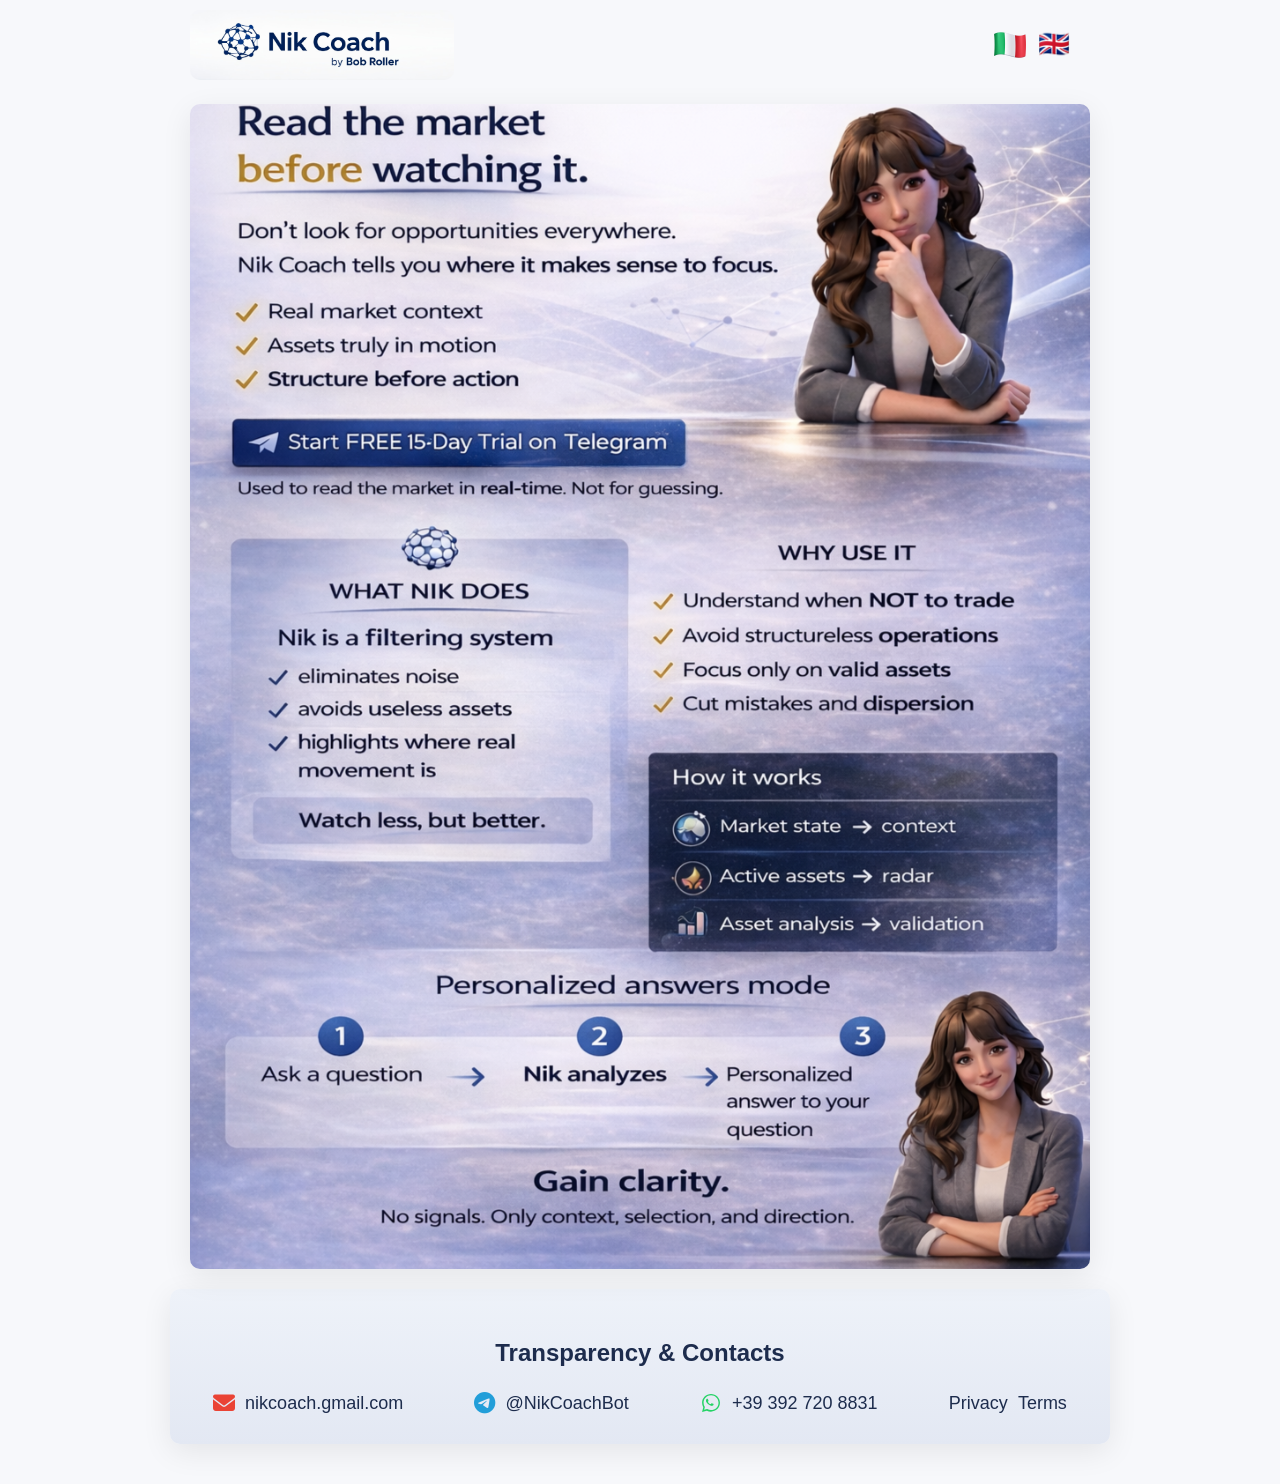
<file: index.html>
<!DOCTYPE html>
<html>
<head>

<meta charset="UTF-8">
<title>Nik Coach</title>

<!-- Google tag (gtag.js) -->
<script async src="https://www.googletagmanager.com/gtag/js?id=G-37ZLH8QXSR"></script>
<script>
window.dataLayer = window.dataLayer || [];
function gtag(){dataLayer.push(arguments);}
gtag('js', new Date());
gtag('config', 'G-37ZLH8QXSR');
</script>

<script>

const lang = navigator.language || navigator.userLanguage;

setTimeout(function(){

if(lang.startsWith("it")){
window.location.href = "it.html";
}
else{
window.location.href = "en.html";
}

},200);

</script>

</head>

<body>

</body>
</html>
</file>
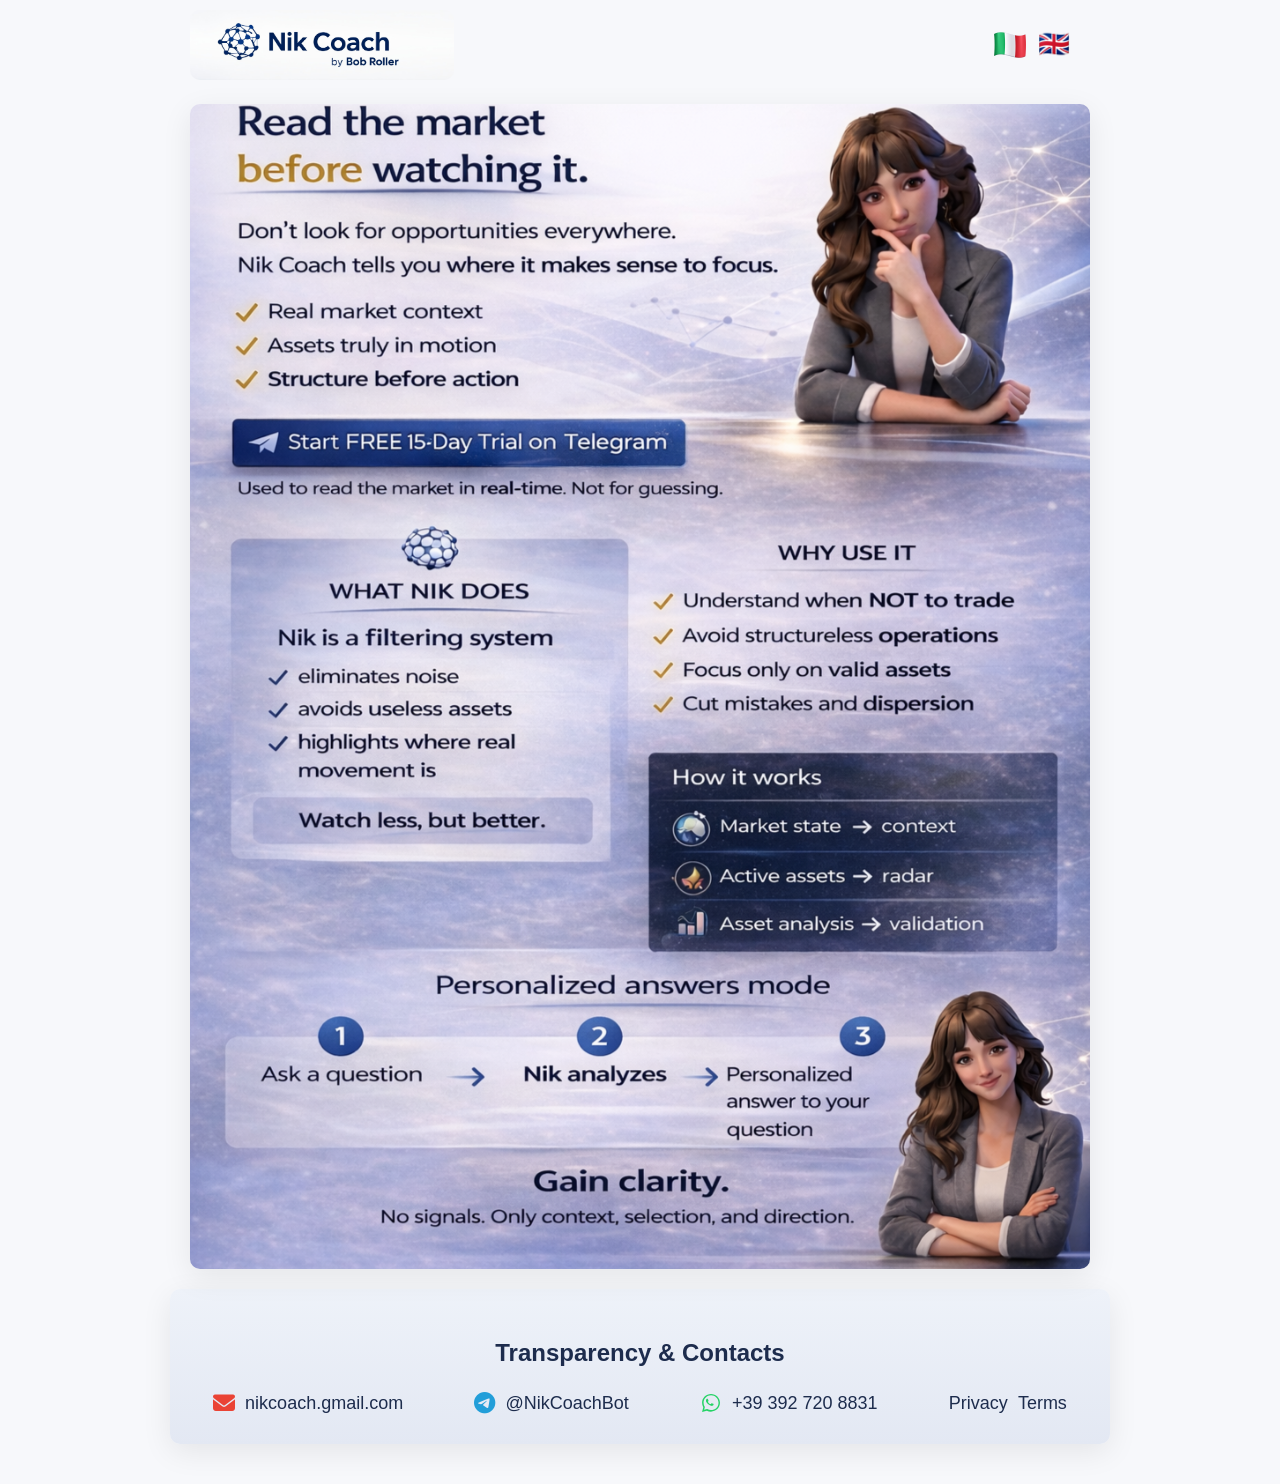
<file: en.html>
<!DOCTYPE html>
<html lang="en">

<head>

<meta charset="UTF-8">
<meta name="viewport" content="width=device-width, initial-scale=1.0">

<title>Nik Coach | Market Context Analysis for Traders</title>

<meta name="description" content="Nik Coach analyzes financial market context and helps traders understand market regime, structure and intermarket dynamics before making trading decisions.">

<meta name="keywords" content="market analysis, market context, trading tools, intermarket analysis, trading system, financial markets">

<meta name="author" content="Roberto Pattini">

<link rel="canonical" href="https://nikcoach.it/en.html">

<link rel="alternate" hreflang="it" href="https://nikcoach.io/it.html">
<link rel="alternate" hreflang="en" href="https://nikcoach.io/en.html">

<!-- Open Graph -->

<meta property="og:title" content="Nik Coach">
<meta property="og:description" content="Read the market before making a decision.">
<meta property="og:image" content="https://nikcoach.io/images/NIK_en_1.png">
<meta property="og:type" content="website">
<meta property="og:url" content="https://nikcoach.io/en.html">

<!-- Twitter -->

<meta name="twitter:card" content="summary_large_image">
<meta name="twitter:title" content="Nik Coach">
<meta name="twitter:description" content="Read the market before making a decision.">
<meta name="twitter:image" content="https://nikcoach.io/images/NIK_en_1.png">

<link rel="stylesheet" href="style.css">

<!-- FONT AWESOME -->
<link rel="stylesheet" href="https://cdnjs.cloudflare.com/ajax/libs/font-awesome/6.5.0/css/all.min.css">

<!-- Google tag (gtag.js) -->
<script async src="https://www.googletagmanager.com/gtag/js?id=G-37ZLH8QXSR"></script>
<script>
  window.dataLayer = window.dataLayer || [];
  function gtag(){dataLayer.push(arguments);}
  gtag('js', new Date());

  gtag('config', 'G-37ZLH8QXSR');
</script>
  
<!-- SCHEMA MARKUP -->
<script type="application/ld+json">

{
"@context": "https://schema.org",
"@type": "SoftwareApplication",
"name": "Nik Coach",
"applicationCategory": "FinanceApplication",
"operatingSystem": "Web",
"description": "Financial market context analysis system for traders and investors.",
"creator": {
"@type": "Person",
"name": "Roberto Pattini"
},
"url": "https://nikcoach.it"
}

</script>

</head>


<body>


<header class="topbar">

<div class="logo">
<img src="images/logo.png" alt="Nik Coach">
</div>

<div class="lang">

<a href="it.html">
<img src="images/flag-it.png" alt="Italian">
</a>

<a href="en.html">
<img src="images/flag-en.png" alt="English">
</a>

</div>

</header>



<section class="landing">

<div class="landing-wrapper">

<img src="images/NIK_en_1.png" alt="Nik Coach market context analysis">

<!-- TELEGRAM AREA -->

<div class="telegram-area">

<div class="telegram-menu">

<a href="https://t.me/NikCoachBot" target="_blank"
onclick="gtag('event','telegram_click',{'event_category':'engagement','event_label':'iphone_en'});">
<i class="fa-brands fa-apple"></i> iPhone
</a>

<a href="https://t.me/NikCoachBot" target="_blank"
onclick="gtag('event','telegram_click',{'event_category':'engagement','event_label':'android_en'});">
<i class="fa-brands fa-android"></i> Android
</a>

<a href="https://desktop.telegram.org/" target="_blank"
onclick="gtag('event','telegram_click',{'event_category':'engagement','event_label':'desktop_en'});">
<i class="fa-solid fa-desktop"></i> Desktop
</a>

<a href="https://web.telegram.org/" target="_blank"
onclick="gtag('event','telegram_click',{'event_category':'engagement','event_label':'web_en'});">
<i class="fa-solid fa-globe"></i> Web
</a>

</div>

</div>

</div>

</section>



<!-- SEO SEMANTIC BLOCK -->

<section class="seo-text">

<h1>Financial market context analysis</h1>

<p>
Nik Coach is a market context analysis system designed to help traders and investors understand the structure of financial markets before making trading decisions.
</p>

<p>
The system analyzes market regime, multi-timeframe structure and intermarket dynamics to provide a clear view of the environment in which assets move.
</p>

<p>
Nik Coach does not provide trading signals but tools to understand the relationships between currencies, indices, cryptocurrencies and global financial flows.
</p>

</section>



<section class="footer-contatti">

<h2>Transparency & Contacts</h2>

<div class="contatti-grid">

<div class="contatto">
<i class="fa-solid fa-envelope" style="color:#EA4335;"></i>
<a href="mailto:info.nikcoach@libero.it">nikcoach.gmail.com</a>
</div>

<div class="contatto">
<i class="fa-brands fa-telegram" style="color:#229ED9;"></i>
<a href="https://t.me/NikCoachBot" target="_blank">@NikCoachBot</a>
</div>

<div class="contatto">

<span class="icon-whatsapp" aria-hidden="true">

<svg viewBox="0 0 32 32" width="22" height="22" xmlns="http://www.w3.org/2000/svg">

<path fill="#25D366" d="M19.11 17.21c-.27-.14-1.6-.79-1.85-.88-.25-.09-.43-.14-.61.14-.18.27-.7.88-.86 1.06-.16.18-.31.2-.58.07-.27-.14-1.13-.42-2.15-1.35-.8-.71-1.34-1.58-1.5-1.85-.16-.27-.02-.42.12-.55.12-.12.27-.31.41-.47.14-.16.18-.27.27-.45.09-.18.05-.34-.02-.47-.07-.14-.61-1.47-.84-2.02-.22-.52-.44-.45-.61-.46h-.52c-.18 0-.47.07-.72.34-.25.27-.95.93-.95 2.26s.97 2.62 1.11 2.81c.14.18 1.9 2.89 4.61 4.05.65.28 1.16.45 1.56.58.66.21 1.27.18 1.75.11.53-.08 1.6-.65 1.82-1.28.23-.63.23-1.17.16-1.28-.07-.11-.25-.18-.52-.32z"/>

<path fill="#25D366" d="M16 3C8.83 3 3 8.73 3 15.8c0 2.27.6 4.49 1.75 6.45L3 29l6.96-1.79A13.15 13.15 0 0 0 16 28.6c7.17 0 13-5.73 13-12.8C29 8.73 23.17 3 16 3zm0 23.33c-1.92 0-3.8-.5-5.46-1.45l-.39-.23-4.13 1.06 1.1-4-.25-.41a10.9 10.9 0 0 1-1.67-5.8c0-6.02 4.88-10.92 10.88-10.92s10.88 4.9 10.88 10.92c0 6.02-4.88 10.83-10.96 10.83z"/>

</svg>

</span>

<a href="https://wa.me/393927208831" target="_blank">+39 392 720 8831</a>

</div>

<div class="contatto">
<a href="privacy.html">Privacy</a>
<a href="termini.html">Terms</a>
</div>

</div>

</section>

</body>
</html>
</file>
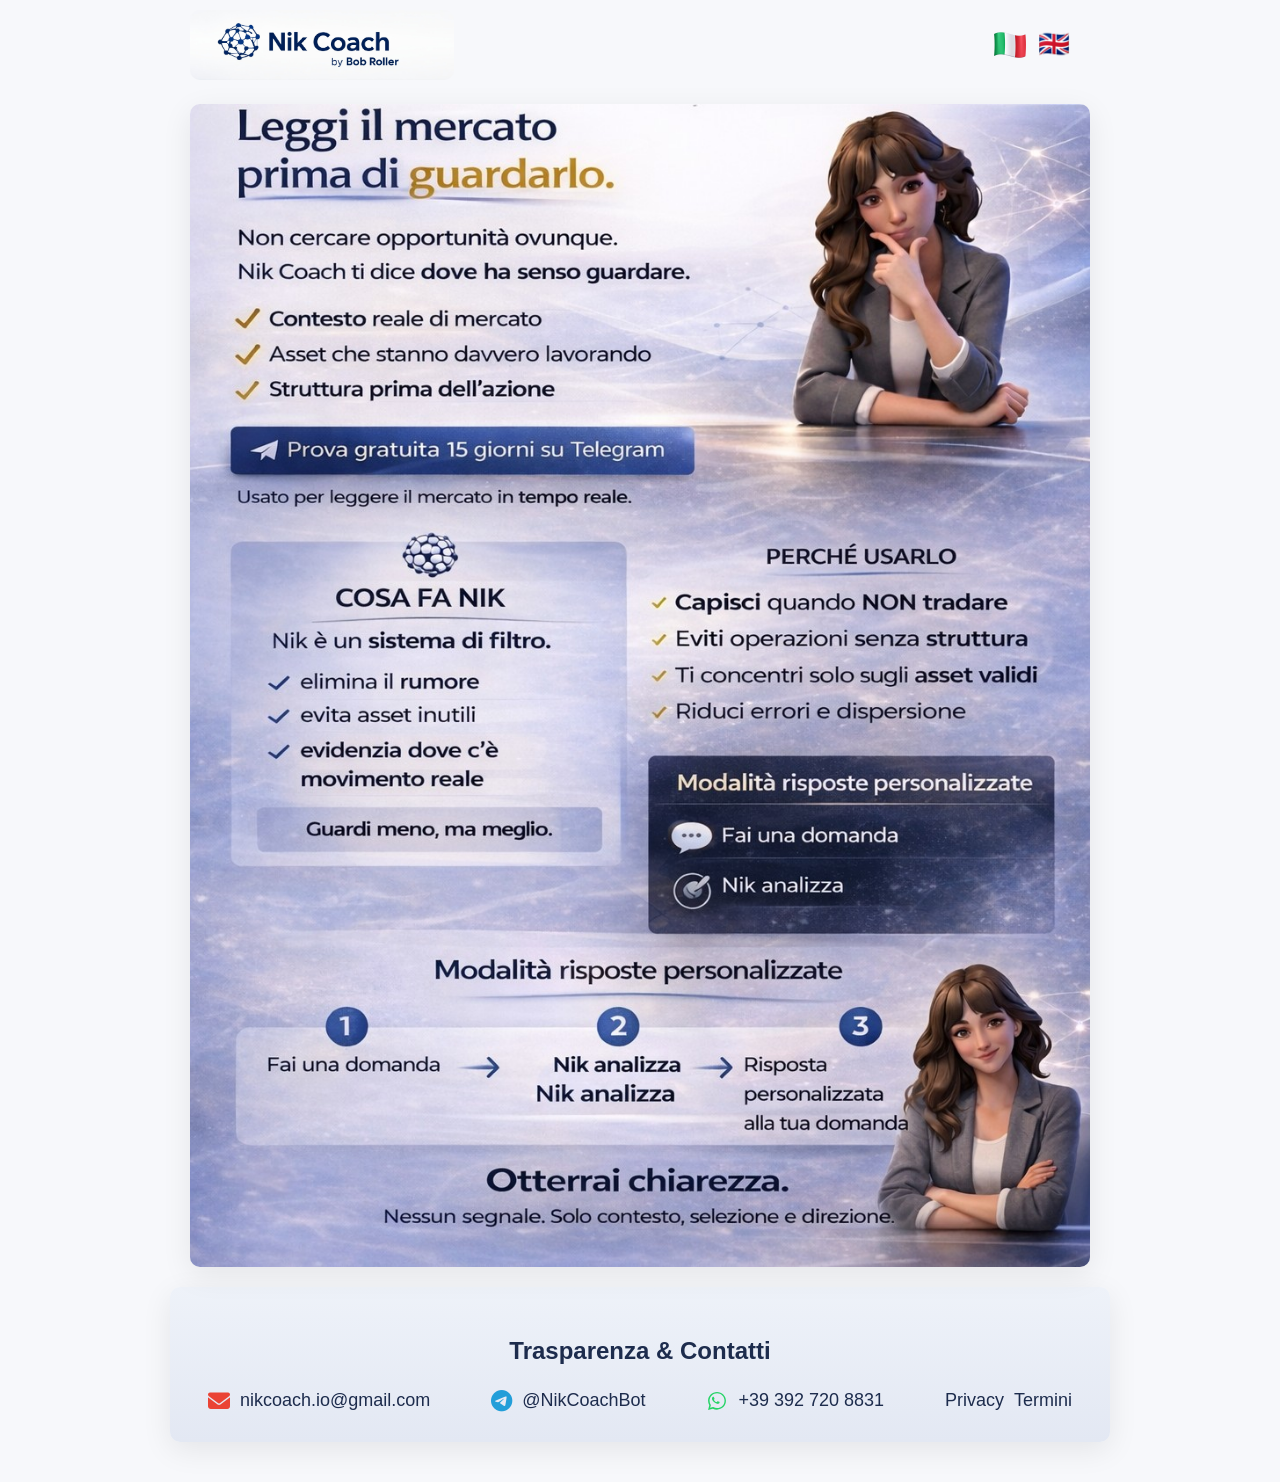
<file: it.html>
<!DOCTYPE html>
<html lang="it">

<head>

<meta charset="UTF-8">
<meta name="viewport" content="width=device-width, initial-scale=1.0">

<title>Nik Coach | Analisi del contesto dei mercati finanziari</title>

<meta name="description" content="Nik Coach analizza il contesto dei mercati finanziari e aiuta i trader a comprendere regime, struttura e dinamiche intermarket prima di operare.">

<meta name="keywords" content="analisi mercati, contesto mercato, regime mercato, intermarket analysis, trading tools, market context, analisi trading">

<meta name="author" content="Roberto Pattini">

<link rel="canonical" href="https://nikcoach.io/it.html">

<link rel="alternate" hreflang="it" href="https://nikcoach.io/it.html">
<link rel="alternate" hreflang="en" href="https://nikcoach.io/en.html">

<!-- Open Graph -->

<meta property="og:title" content="Nik Coach">
<meta property="og:description" content="Leggi il mercato prima di decidere.">
<meta property="og:image" content="https://nikcoach.io/images/NIK_it_1.png">
<meta property="og:type" content="website">
<meta property="og:url" content="https://nikcoach.io/it.html">

<!-- Twitter -->

<meta name="twitter:card" content="summary_large_image">
<meta name="twitter:title" content="Nik Coach">
<meta name="twitter:description" content="Leggi il mercato prima di decidere.">
<meta name="twitter:image" content="https://nikcoach.io/images/NIK_it_1.png">

<link rel="stylesheet" href="style.css">

<!-- FONT AWESOME -->
<link rel="stylesheet" href="https://cdnjs.cloudflare.com/ajax/libs/font-awesome/6.5.0/css/all.min.css">

<!-- Google tag (gtag.js) -->
<script async src="https://www.googletagmanager.com/gtag/js?id=G-37ZLH8QXSR"></script>
<script>
  window.dataLayer = window.dataLayer || [];
  function gtag(){dataLayer.push(arguments);}
  gtag('js', new Date());

  gtag('config', 'G-37ZLH8QXSR');
</script>
  
<!-- SCHEMA MARKUP -->
<script type="application/ld+json">

{
"@context": "https://schema.org",
"@type": "SoftwareApplication",
"name": "Nik Coach",
"applicationCategory": "FinanceApplication",
"operatingSystem": "Web",
"description": "Sistema di analisi del contesto dei mercati finanziari per trader e investitori.",
"creator": {
"@type": "Person",
"name": "Roberto Pattini"
},
"url": "https://nikcoach.it"
}

</script>

</head>

<body>


<header class="topbar">

<div class="logo">
<img src="images/logo.png" alt="Nik Coach">
</div>

<div class="lang">

<a href="it.html">
<img src="images/flag-it.png" alt="Italiano">
</a>

<a href="en.html">
<img src="images/flag-en.png" alt="English">
</a>

</div>

</header>



<section class="landing">

<div class="landing-wrapper">

<img src="images/NIK_it_1.png" alt="Nik Coach analisi contesto mercato">

<!-- AREA TELEGRAM -->

<div class="telegram-area">

<div class="telegram-menu">

<a href="https://t.me/NikCoachBot" target="_blank"
onclick="gtag('event','telegram_click',{'event_category':'engagement','event_label':'iphone'});">
<i class="fa-brands fa-apple"></i> iPhone
</a>

<a href="https://t.me/NikCoachBot" target="_blank"
onclick="gtag('event','telegram_click',{'event_category':'engagement','event_label':'android'});">
<i class="fa-brands fa-android"></i> Android
</a>

<a href="https://desktop.telegram.org/" target="_blank"
onclick="gtag('event','telegram_click',{'event_category':'engagement','event_label':'desktop'});">
<i class="fa-solid fa-desktop"></i> Desktop
</a>

<a href="https://web.telegram.org/" target="_blank"
onclick="gtag('event','telegram_click',{'event_category':'engagement','event_label':'web'});">
<i class="fa-solid fa-globe"></i> Web
</a>

</div>

</div>

</div>

</section>


<!-- BLOCCO SEO SEMANTICO -->

<section class="seo-text">

<h1>Analisi del contesto dei mercati finanziari</h1>

<p>
Nik Coach è un sistema di analisi del contesto dei mercati progettato per aiutare trader e investitori a comprendere la struttura dei mercati finanziari prima di prendere decisioni operative.
</p>

<p>
Il sistema analizza il regime di mercato, la struttura multi-timeframe e le dinamiche intermarket per fornire una visione chiara del contesto in cui gli asset si muovono.
</p>

<p>
Nik Coach non fornisce segnali operativi ma strumenti di lettura del mercato utili per comprendere le relazioni tra valute, indici, criptovalute e flussi finanziari globali.
</p>

</section>



<section class="footer-contatti">

<h2>Trasparenza & Contatti</h2>

<div class="contatti-grid">

<div class="contatto">
<i class="fa-solid fa-envelope" style="color:#EA4335;"></i>
<a href="mailto:info@nikcoach.it">nikcoach.io@gmail.com</a>
</div>

<div class="contatto">
<i class="fa-brands fa-telegram" style="color:#229ED9;"></i>
<a href="https://t.me/NikCoachBot" target="_blank">@NikCoachBot</a>
</div>

<div class="contatto">

<span class="icon-whatsapp" aria-hidden="true">

<svg viewBox="0 0 32 32" width="22" height="22" xmlns="http://www.w3.org/2000/svg">

<path fill="#25D366" d="M19.11 17.21c-.27-.14-1.6-.79-1.85-.88-.25-.09-.43-.14-.61.14-.18.27-.7.88-.86 1.06-.16.18-.31.2-.58.07-.27-.14-1.13-.42-2.15-1.35-.8-.71-1.34-1.58-1.5-1.85-.16-.27-.02-.42.12-.55.12-.12.27-.31.41-.47.14-.16.18-.27.27-.45.09-.18.05-.34-.02-.47-.07-.14-.61-1.47-.84-2.02-.22-.52-.44-.45-.61-.46h-.52c-.18 0-.47.07-.72.34-.25.27-.95.93-.95 2.26s.97 2.62 1.11 2.81c.14.18 1.9 2.89 4.61 4.05.65.28 1.16.45 1.56.58.66.21 1.27.18 1.75.11.53-.08 1.6-.65 1.82-1.28.23-.63.23-1.17.16-1.28-.07-.11-.25-.18-.52-.32z"/>

<path fill="#25D366" d="M16 3C8.83 3 3 8.73 3 15.8c0 2.27.6 4.49 1.75 6.45L3 29l6.96-1.79A13.15 13.15 0 0 0 16 28.6c7.17 0 13-5.73 13-12.8C29 8.73 23.17 3 16 3zm0 23.33c-1.92 0-3.8-.5-5.46-1.45l-.39-.23-4.13 1.06 1.1-4-.25-.41a10.9 10.9 0 0 1-1.67-5.8c0-6.02 4.88-10.92 10.88-10.92s10.88 4.9 10.88 10.92c0 6.02-4.88 10.83-10.96 10.83z"/>

</svg>

</span>

<a href="https://wa.me/393927208831" target="_blank">+39 392 720 8831</a>

</div>

<div class="contatto">
<a href="privacy.html">Privacy</a>
<a href="termini.html">Termini</a>
</div>

</div>

</section>

</body>
</html>
</file>
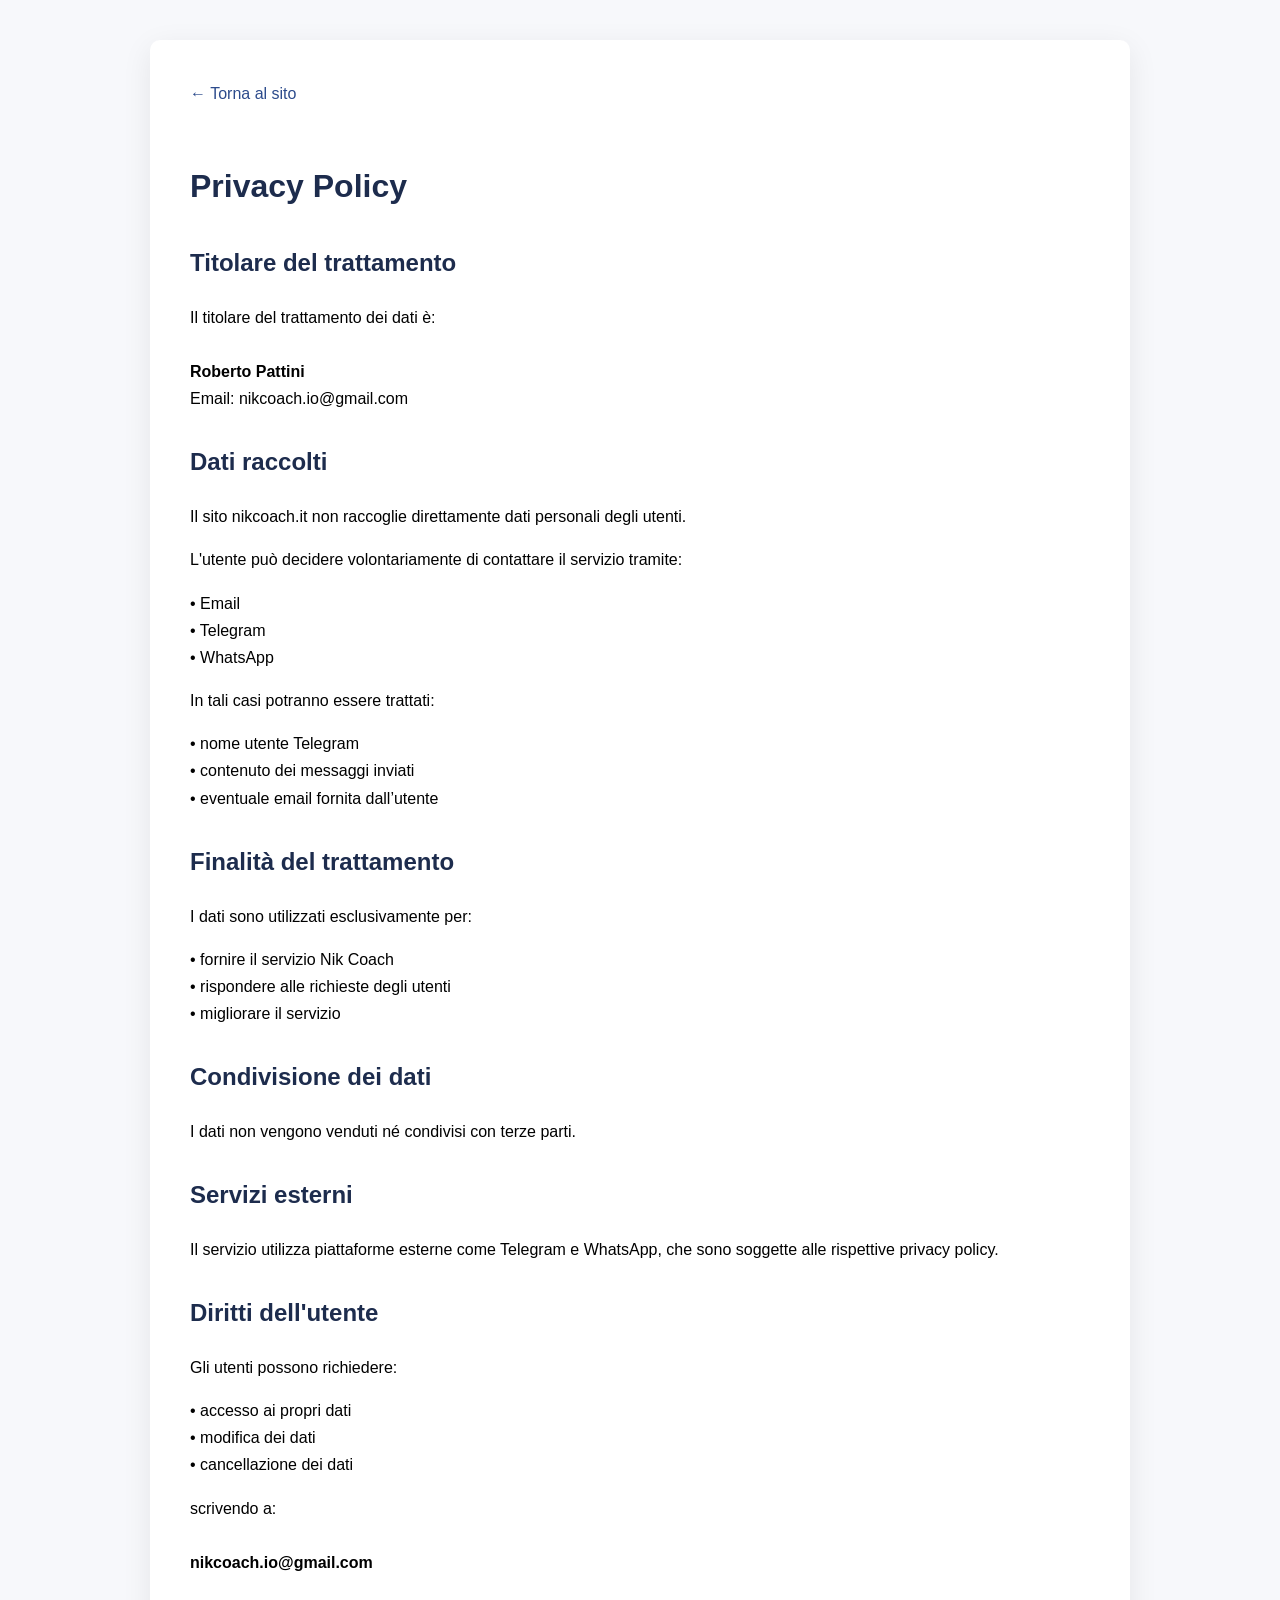
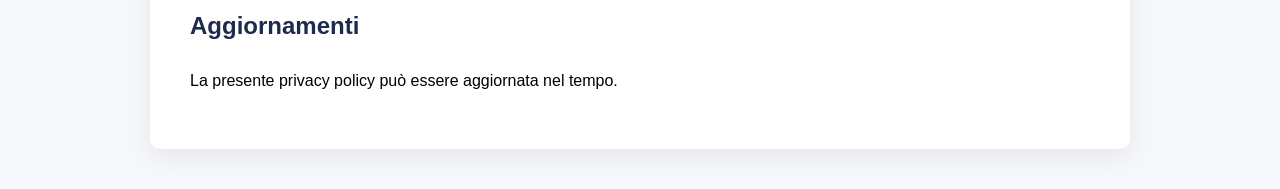
<file: privacy.html>
<!DOCTYPE html>
<html lang="it">

<head>

<meta charset="UTF-8">
<meta name="viewport" content="width=device-width, initial-scale=1.0">

<title>Privacy Policy | Nik Coach</title>

<link rel="stylesheet" href="style.css">

<style>

.page{

max-width:900px;
margin:40px auto;
padding:40px;

background:white;

border-radius:10px;

box-shadow:0 8px 30px rgba(0,0,0,0.08);

line-height:1.7;

}

.page h1{

margin-bottom:30px;
color:#1d2c4d;

}

.page h2{

margin-top:30px;
color:#1d2c4d;

}

.page p{

margin-bottom:15px;

}

.page a{

color:#2c4b8c;
text-decoration:none;

}

.back{

margin-bottom:30px;
display:inline-block;

}

</style>

</head>

<body>


<div class="page">

<a class="back" href="it.html">← Torna al sito</a>

<h1>Privacy Policy</h1>


<h2>Titolare del trattamento</h2>

<p>

Il titolare del trattamento dei dati è:

<br><br>

<strong>Roberto Pattini</strong><br>
Email: nikcoach.io@gmail.com

</p>


<h2>Dati raccolti</h2>

<p>

Il sito nikcoach.it non raccoglie direttamente dati personali degli utenti.

</p>

<p>

L'utente può decidere volontariamente di contattare il servizio tramite:

</p>

<p>

• Email<br>
• Telegram<br>
• WhatsApp

</p>

<p>

In tali casi potranno essere trattati:

</p>

<p>

• nome utente Telegram<br>
• contenuto dei messaggi inviati<br>
• eventuale email fornita dall’utente

</p>


<h2>Finalità del trattamento</h2>

<p>

I dati sono utilizzati esclusivamente per:

</p>

<p>

• fornire il servizio Nik Coach<br>
• rispondere alle richieste degli utenti<br>
• migliorare il servizio

</p>


<h2>Condivisione dei dati</h2>

<p>

I dati non vengono venduti né condivisi con terze parti.

</p>


<h2>Servizi esterni</h2>

<p>

Il servizio utilizza piattaforme esterne come Telegram e WhatsApp, che sono soggette alle rispettive privacy policy.

</p>


<h2>Diritti dell'utente</h2>

<p>

Gli utenti possono richiedere:

</p>

<p>

• accesso ai propri dati<br>
• modifica dei dati<br>
• cancellazione dei dati

</p>

<p>

scrivendo a:

<br><br>

<strong>nikcoach.io@gmail.com</strong>

</p>


<h2>Aggiornamenti</h2>

<p>

La presente privacy policy può essere aggiornata nel tempo.

</p>

</div>


</body>
</html>
</file>
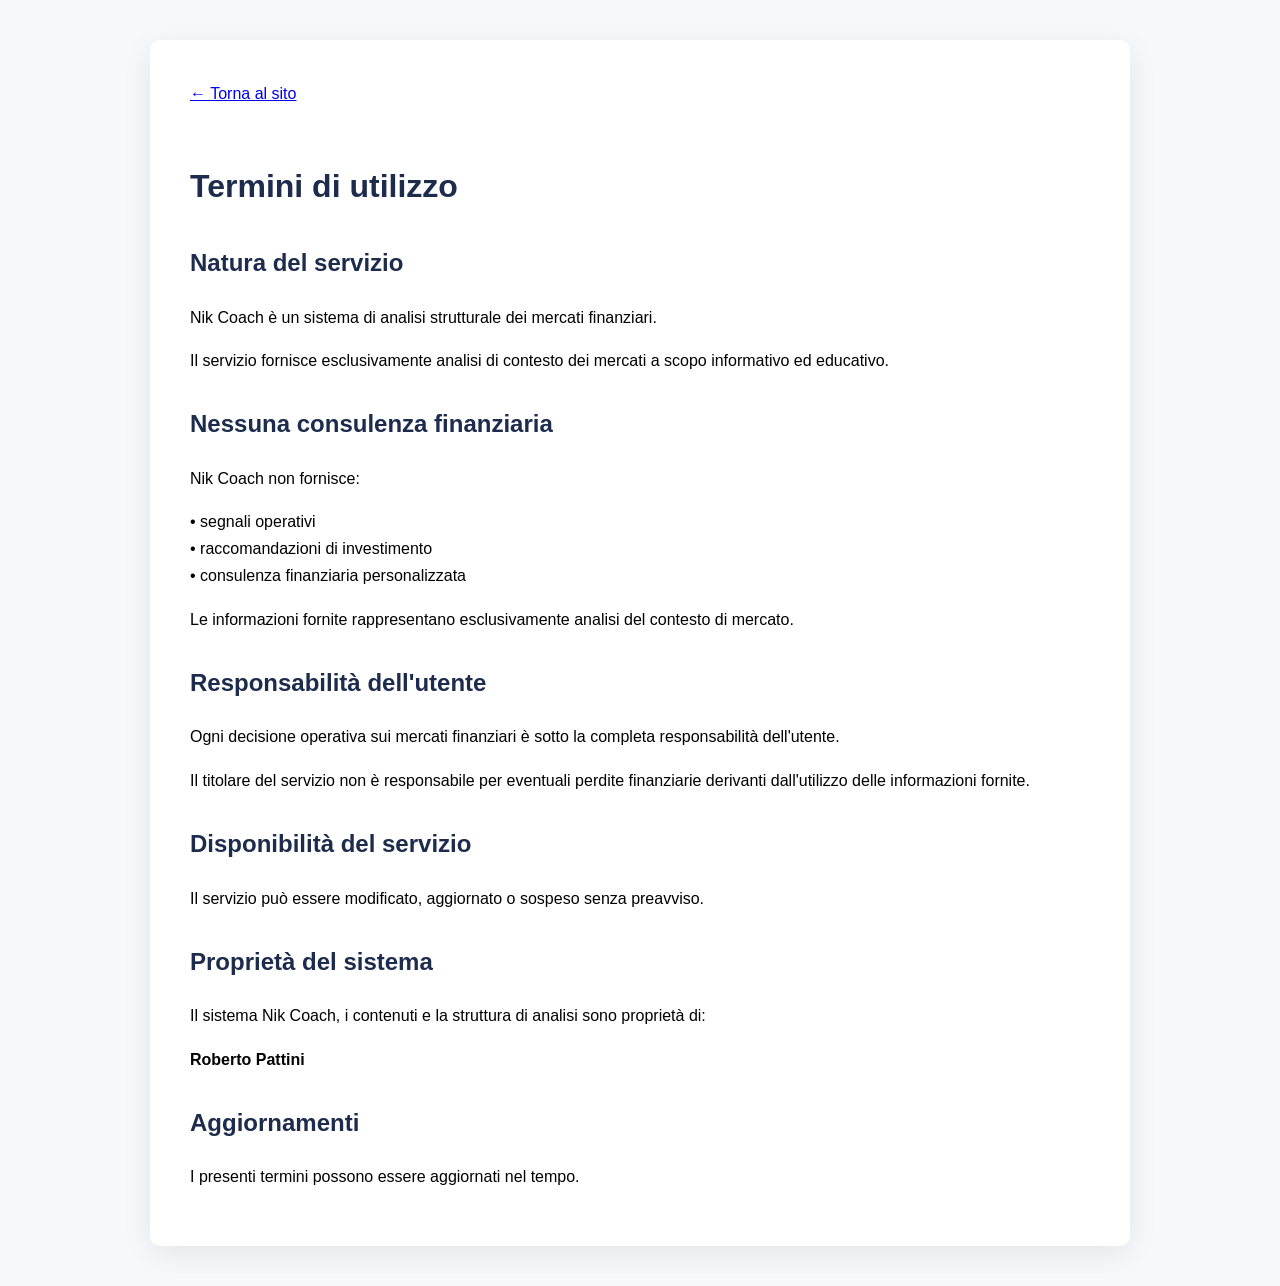
<file: termini.html>
<!DOCTYPE html>
<html lang="it">

<head>

<meta charset="UTF-8">
<meta name="viewport" content="width=device-width, initial-scale=1.0">

<title>Termini di utilizzo | Nik Coach</title>

<link rel="stylesheet" href="style.css">

<style>

.page{

max-width:900px;
margin:40px auto;
padding:40px;

background:white;

border-radius:10px;

box-shadow:0 8px 30px rgba(0,0,0,0.08);

line-height:1.7;

}

.page h1{

margin-bottom:30px;
color:#1d2c4d;

}

.page h2{

margin-top:30px;
color:#1d2c4d;

}

.page p{

margin-bottom:15px;

}

.back{

margin-bottom:30px;
display:inline-block;

}

</style>

</head>

<body>


<div class="page">

<a class="back" href="it.html">← Torna al sito</a>

<h1>Termini di utilizzo</h1>


<h2>Natura del servizio</h2>

<p>

Nik Coach è un sistema di analisi strutturale dei mercati finanziari.

</p>

<p>

Il servizio fornisce esclusivamente analisi di contesto dei mercati a scopo informativo ed educativo.

</p>


<h2>Nessuna consulenza finanziaria</h2>

<p>

Nik Coach non fornisce:

</p>

<p>

• segnali operativi<br>
• raccomandazioni di investimento<br>
• consulenza finanziaria personalizzata

</p>

<p>

Le informazioni fornite rappresentano esclusivamente analisi del contesto di mercato.

</p>


<h2>Responsabilità dell'utente</h2>

<p>

Ogni decisione operativa sui mercati finanziari è sotto la completa responsabilità dell'utente.

</p>

<p>

Il titolare del servizio non è responsabile per eventuali perdite finanziarie derivanti dall'utilizzo delle informazioni fornite.

</p>


<h2>Disponibilità del servizio</h2>

<p>

Il servizio può essere modificato, aggiornato o sospeso senza preavviso.

</p>


<h2>Proprietà del sistema</h2>

<p>

Il sistema Nik Coach, i contenuti e la struttura di analisi sono proprietà di:

</p>

<p>

<strong>Roberto Pattini</strong>

</p>


<h2>Aggiornamenti</h2>

<p>

I presenti termini possono essere aggiornati nel tempo.

</p>

</div>


</body>
</html>
</file>
<file: style.css>
body{

margin:0;
font-family:Arial, Helvetica, sans-serif;
background:#f7f8fb;

}



/* HEADER */

.topbar{

display:flex;
justify-content:space-between;
align-items:center;

max-width:900px;
margin:auto;

padding:10px 0;

}



/* LOGO */

.logo img{

height:70px;
border-radius:10px;

}



/* BANDIERE */

.lang{

display:flex;
gap:12px;
margin-right:20px;

}

.lang img{

width:32px;
cursor:pointer;
transition:0.2s;

}

.lang img:hover{

transform:scale(1.1);

}



/* LANDING */

.landing{

max-width:900px;
margin:10px auto;

border-radius:10px;
box-shadow:0 8px 30px rgba(0,0,0,0.08);

overflow:hidden;
position:relative;

}

.landing img{

width:100%;
display:block;

}



/* AREA TELEGRAM */

.telegram-area{

position:absolute;

top:300px;
left:50%;

transform:translateX(-50%);

width:420px;
height:70px;

display:flex;
align-items:center;
justify-content:center;

}



/* MENU TELEGRAM */

.telegram-menu{

display:none;

background:white;

padding:12px 18px;

border-radius:10px;

box-shadow:0 10px 30px rgba(0,0,0,0.15);

gap:16px;

}



/* LINK MENU */

.telegram-menu a{

text-decoration:none;

color:#2c4b8c;

font-weight:bold;

display:flex;
align-items:center;

gap:6px;

font-size:15px;

}



/* ICONE MENU TELEGRAM */

.telegram-menu i{

font-size:18px;

}



/* HOVER MENU */

.telegram-area:hover .telegram-menu{

display:flex;

}



/* FOOTER CONTATTI */

.footer-contatti{

max-width:900px;
margin:10px auto 40px auto;

padding:30px 20px;

text-align:center;

background:linear-gradient(180deg,#eef2f9,#e3e8f3);

border-radius:10px;

box-shadow:0 8px 30px rgba(0,0,0,0.08);

}



/* TITOLO FOOTER */

.footer-contatti h2{

margin-bottom:25px;
color:#1d2c4d;

}



/* GRID CONTATTI */

.contatti-grid{

display:flex;
justify-content:space-around;
align-items:center;
flex-wrap:wrap;

gap:25px;

}



/* BLOCCO CONTATTO */

.contatto{

display:flex;
align-items:center;

gap:10px;

font-size:18px;
color:#1d2c4d;

}



/* ICONE CONTATTI FONT AWESOME */

.contatto i{

font-size:22px;

}



/* ICONA WHATSAPP SVG */

.icon-whatsapp{

display:flex;
align-items:center;
justify-content:center;

width:22px;
height:22px;

}



/* LINK CONTATTI */

.contatto a{

text-decoration:none;
color:#1d2c4d;

}



/* MOBILE */

@media (max-width:768px){

.topbar{
padding:10px 20px;
}

.landing{
max-width:100%;
margin:10px auto;
}

.logo img{
height:55px;
}

/* TELEGRAM */

.telegram-area{
top:100px;
width:280px;
}

.telegram-menu{
flex-direction:column;
}

/* FOOTER MOBILE */

.footer-contatti{

max-width:100%;
margin:20px auto;

padding:25px 20px;

}

.footer-contatti h2{
font-size:24px;
}

.contatti-grid{

flex-direction:column;
align-items:center;

gap:18px;

}

.contatto{

font-size:17px;

}

.contatto i{

font-size:20px;

}

.icon-whatsapp{

width:20px;
height:20px;

}

} 

 /* SEO TEXT (INVISIBILE PER UTENTI, VISIBILE PER GOOGLE) */

.seo-text{

max-width:900px;
margin:0 auto;

padding:0;

font-size:0;
line-height:0;

color:transparent;



}
</file>
